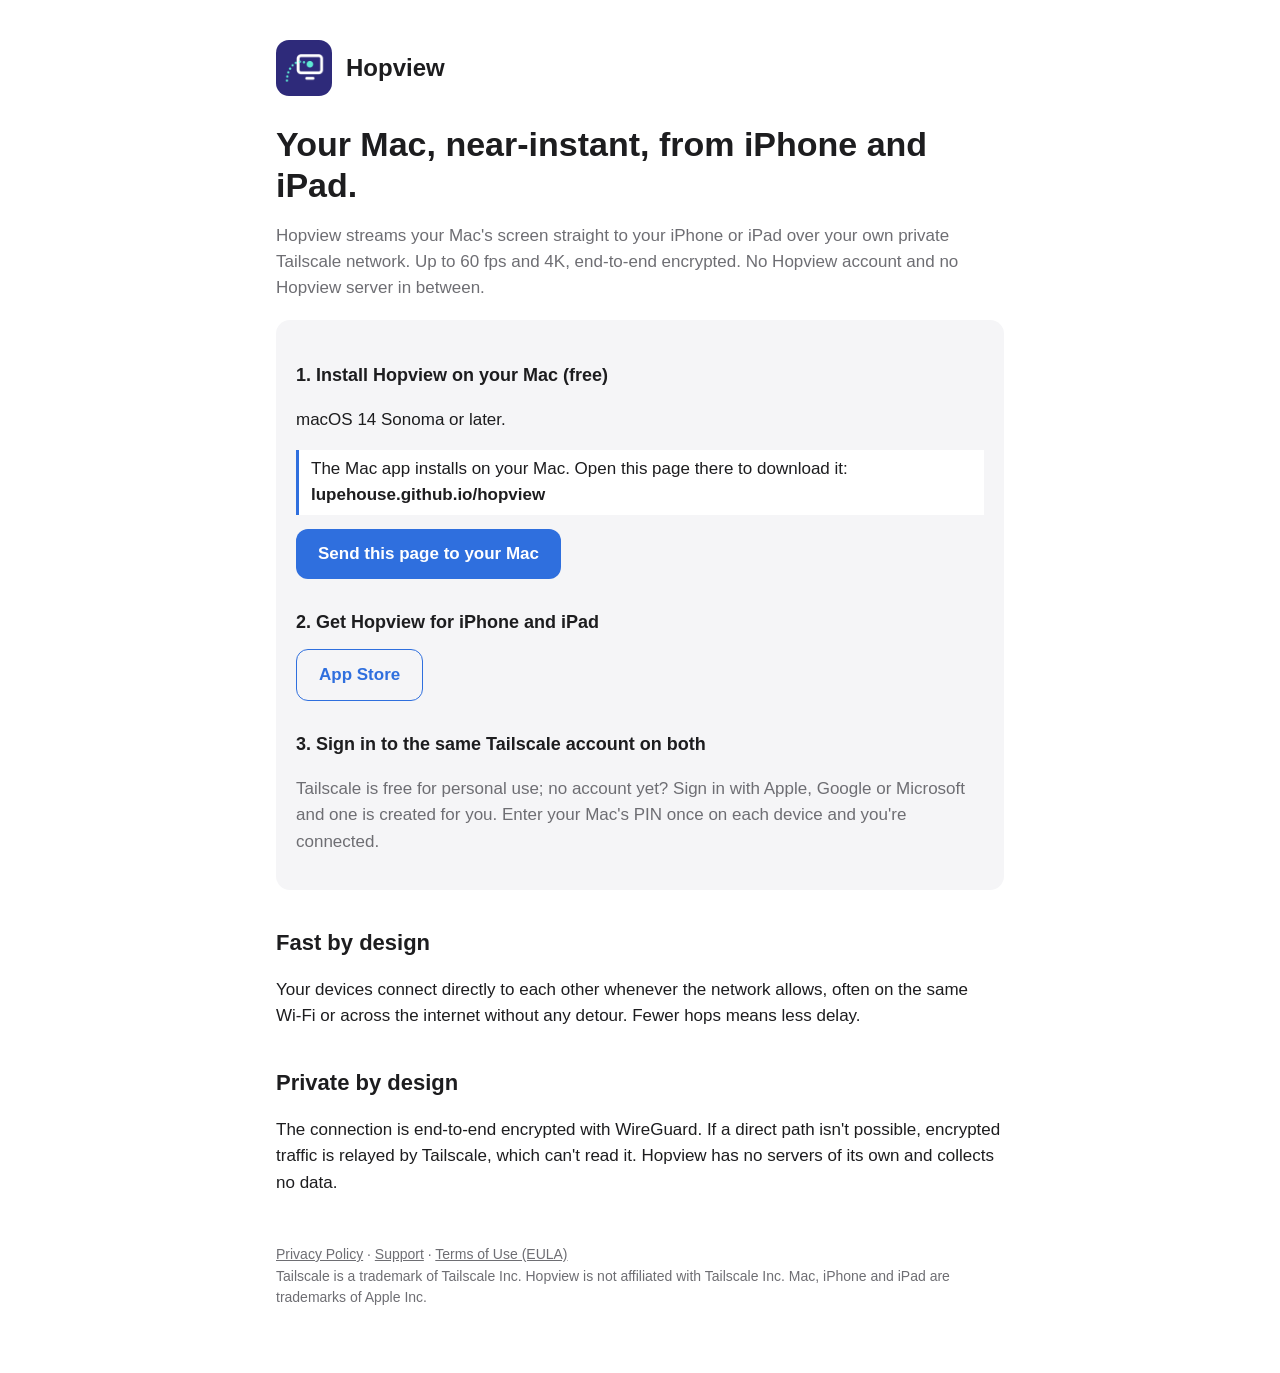
<file: index.html>
<!doctype html>
<html lang="en">
<head>
<meta charset="utf-8">
<meta name="viewport" content="width=device-width, initial-scale=1">
<title>Hopview</title>
<meta name="description" content="Near-instant remote control of your Mac from iPhone and iPad.">
<link rel="icon" href="icon.png">
<link rel="stylesheet" href="style.css">
</head>
<body>
<main>
  <header><img src="icon.png" alt=""><a href="./">Hopview</a></header>

  <h1>Your Mac, near-instant, from iPhone and iPad.</h1>
  <p class="muted">Hopview streams your Mac's screen straight to your iPhone or iPad over your own private Tailscale network. Up to 60 fps and 4K, end-to-end encrypted. No Hopview account and no Hopview server in between.</p>

  <div class="card">
    <h3>1. Install Hopview on your Mac (free)</h3>
    <p>macOS 14 Sonoma or later.</p>
    <div id="onMac">
      <a class="btn" href="https://github.com/lupehouse/hopview/releases/latest/download/Hopview-mac.zip">Download for Mac</a>
      <p class="muted">Open Hopview from your Downloads. It offers to move itself to Applications, then a setup window walks you through the rest: Tailscale sign-in, a PIN and two permissions.</p>
    </div>
    <div id="notMac" hidden>
      <p class="note">The Mac app installs on your Mac. Open this page there to download it: <b>lupehouse.github.io/hopview</b></p>
      <button class="btn" id="share" type="button" hidden>Send this page to your Mac</button>
    </div>
    <h3>2. Get Hopview for iPhone and iPad</h3>
    <a class="btn secondary" href="https://apps.apple.com/app/id6835617303">App Store</a>
    <h3>3. Sign in to the same Tailscale account on both</h3>
    <p class="muted">Tailscale is free for personal use; no account yet? Sign in with Apple, Google or Microsoft and one is created for you. Enter your Mac's PIN once on each device and you're connected.</p>
  </div>

  <h2>Fast by design</h2>
  <p>Your devices connect directly to each other whenever the network allows, often on the same Wi‑Fi or across the internet without any detour. Fewer hops means less delay.</p>

  <h2>Private by design</h2>
  <p>The connection is end-to-end encrypted with WireGuard. If a direct path isn't possible, encrypted traffic is relayed by Tailscale, which can't read it. Hopview has no servers of its own and collects no data.</p>

  <footer>
    <a href="privacy.html">Privacy Policy</a> · <a href="support.html">Support</a> · <a href="https://www.apple.com/legal/internet-services/itunes/dev/stdeula/">Terms of Use (EULA)</a>
    <br>Tailscale is a trademark of Tailscale Inc. Hopview is not affiliated with Tailscale Inc. Mac, iPhone and iPad are trademarks of Apple Inc.
  </footer>
</main>
<script>
// Mac dışındaki cihazda indirme düğmesi yerine "Mac'te aç" notu; iPhone'da paylaşım menüsü (AirDrop ile Mac'e).
(() => {
  const ua = navigator.userAgent;
  const iPad = /Macintosh/.test(ua) && navigator.maxTouchPoints > 1;
  if (/Macintosh/.test(ua) && !iPad) return;
  document.getElementById('onMac').hidden = true;
  document.getElementById('notMac').hidden = false;
  if (navigator.share) {
    const b = document.getElementById('share');
    b.hidden = false;
    b.onclick = () => navigator.share({ title: 'Hopview for Mac', url: 'https://lupehouse.github.io/hopview/' }).catch(() => {});
  }
})();
</script>
</body>
</html>
</file>
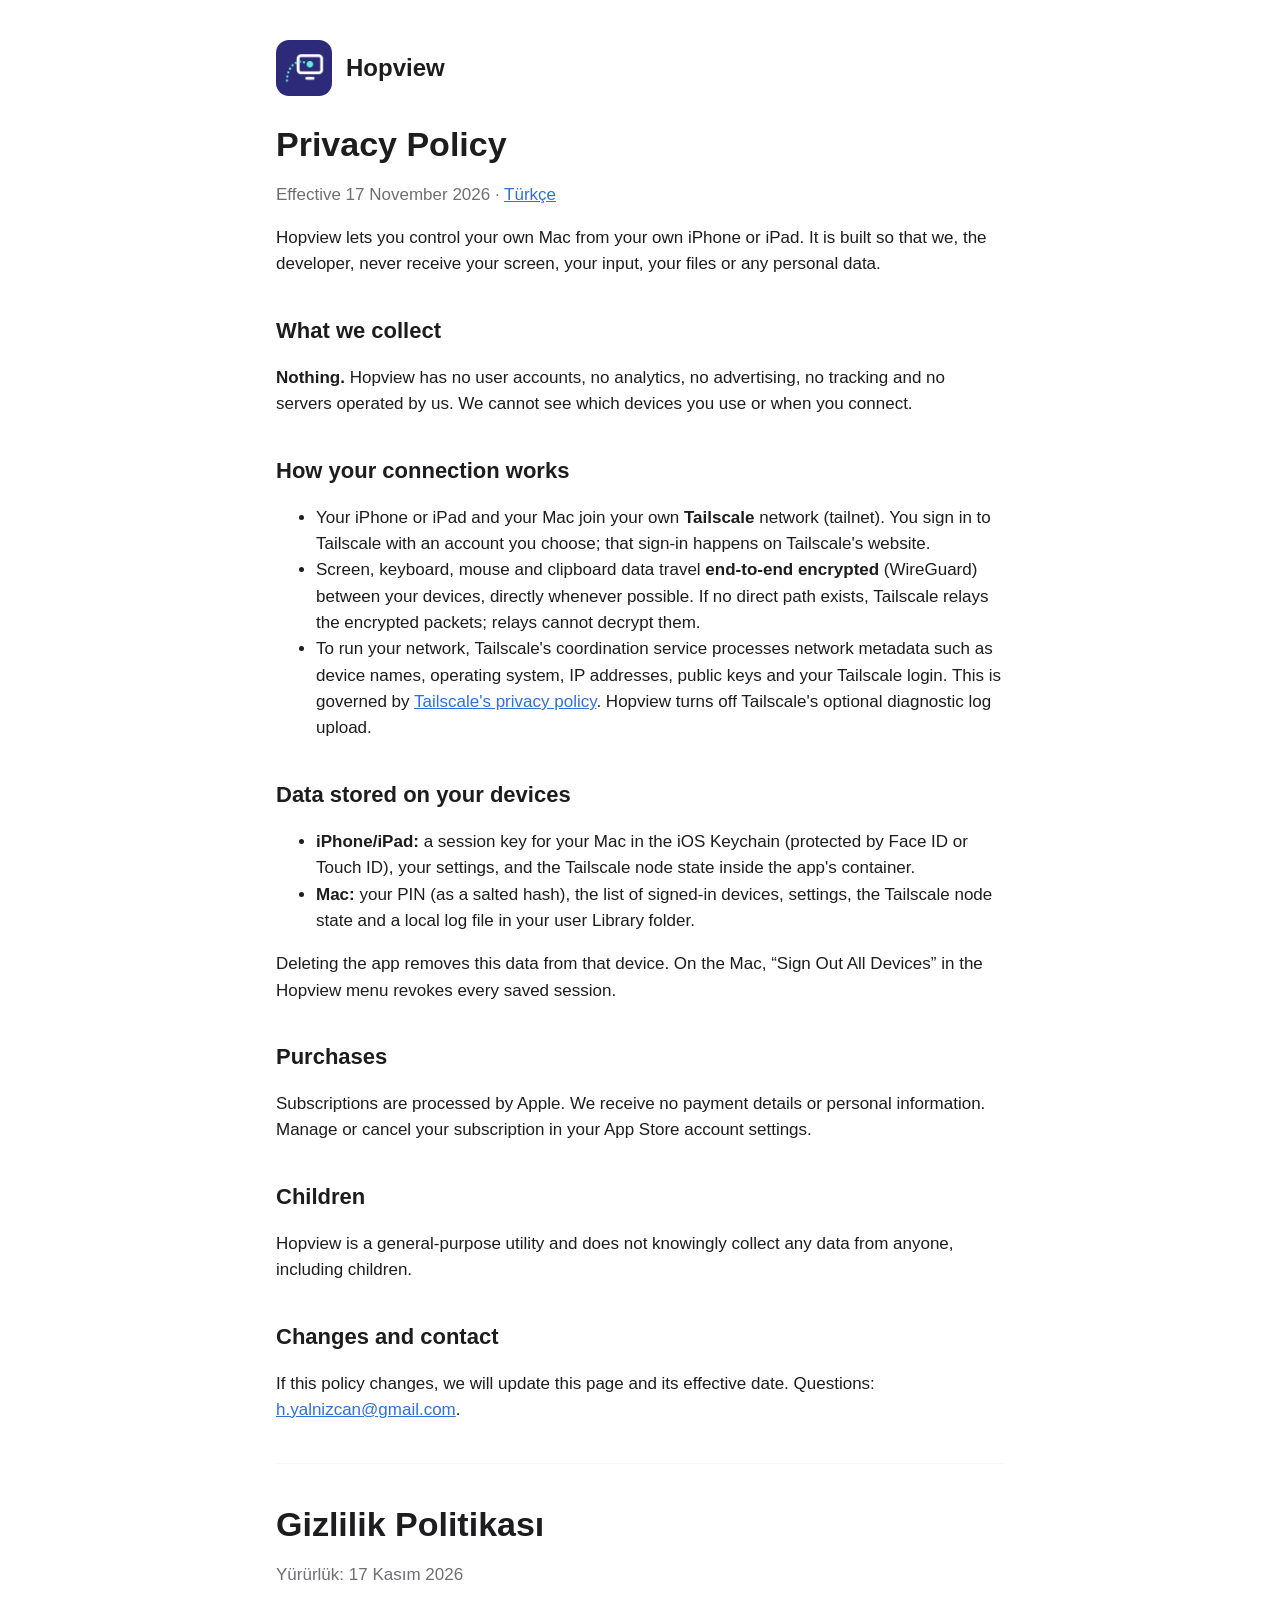
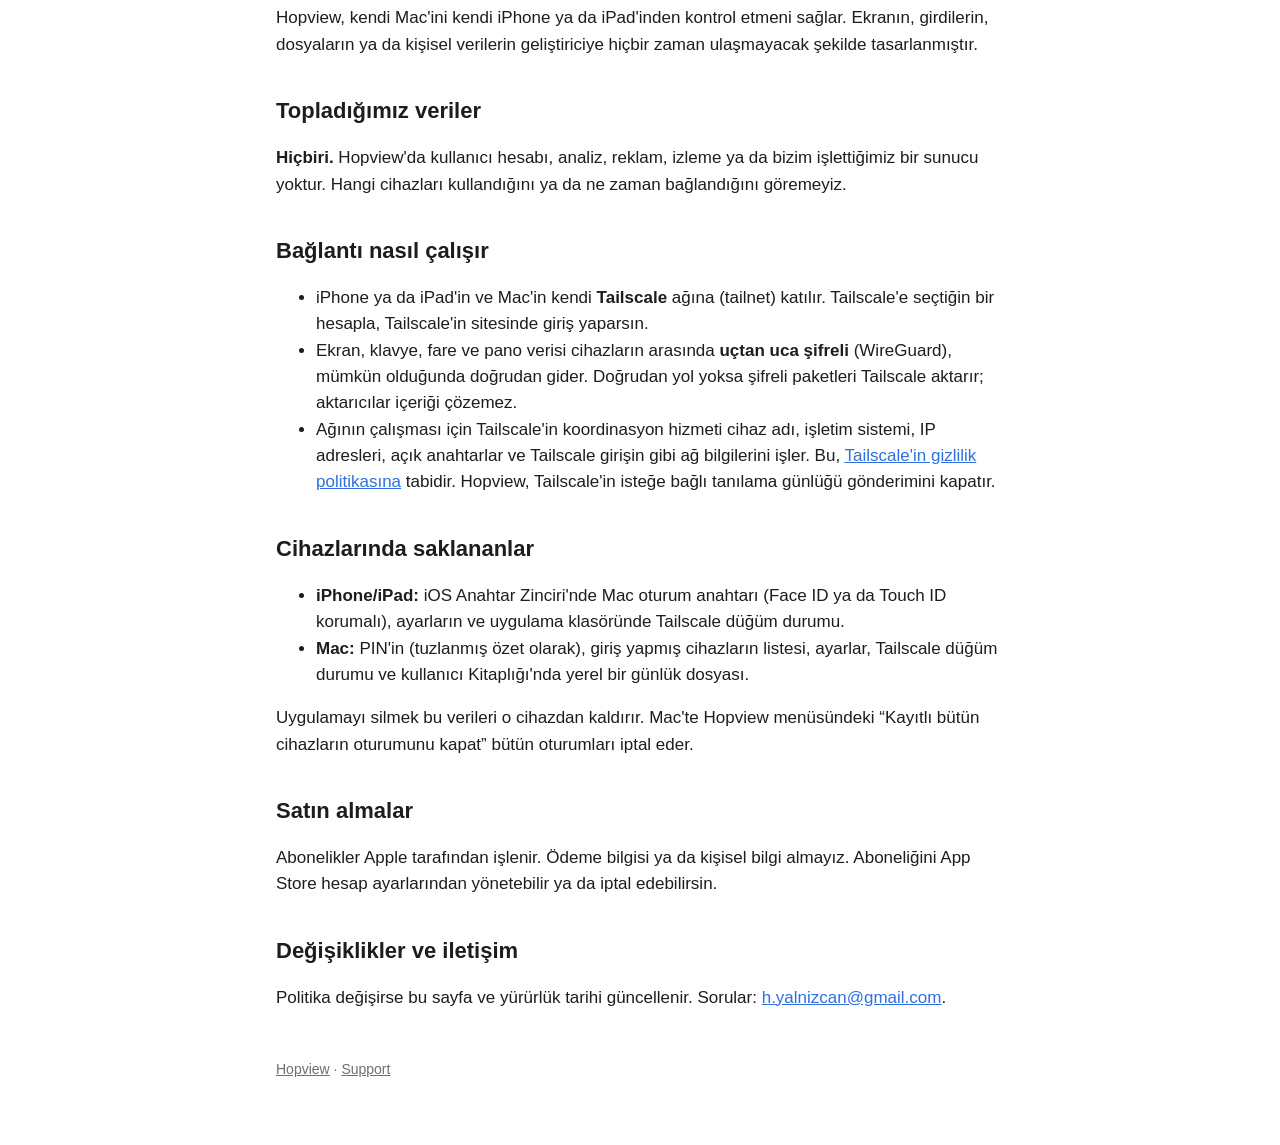
<file: privacy.html>
<!doctype html>
<html lang="en">
<head>
<meta charset="utf-8">
<meta name="viewport" content="width=device-width, initial-scale=1">
<title>Hopview Privacy Policy</title>
<link rel="icon" href="icon.png">
<link rel="stylesheet" href="style.css">
</head>
<body>
<main>
  <header><img src="icon.png" alt=""><a href="./">Hopview</a></header>
  <h1>Privacy Policy</h1>
  <p class="muted">Effective 17 November 2026 · <a href="#tr">Türkçe</a></p>

  <p>Hopview lets you control your own Mac from your own iPhone or iPad. It is built so that we, the developer, never receive your screen, your input, your files or any personal data.</p>

  <h2>What we collect</h2>
  <p><strong>Nothing.</strong> Hopview has no user accounts, no analytics, no advertising, no tracking and no servers operated by us. We cannot see which devices you use or when you connect.</p>

  <h2>How your connection works</h2>
  <ul>
    <li>Your iPhone or iPad and your Mac join your own <strong>Tailscale</strong> network (tailnet). You sign in to Tailscale with an account you choose; that sign-in happens on Tailscale's website.</li>
    <li>Screen, keyboard, mouse and clipboard data travel <strong>end-to-end encrypted</strong> (WireGuard) between your devices, directly whenever possible. If no direct path exists, Tailscale relays the encrypted packets; relays cannot decrypt them.</li>
    <li>To run your network, Tailscale's coordination service processes network metadata such as device names, operating system, IP addresses, public keys and your Tailscale login. This is governed by <a href="https://tailscale.com/privacy-policy">Tailscale's privacy policy</a>. Hopview turns off Tailscale's optional diagnostic log upload.</li>
  </ul>

  <h2>Data stored on your devices</h2>
  <ul>
    <li><strong>iPhone/iPad:</strong> a session key for your Mac in the iOS Keychain (protected by Face ID or Touch ID), your settings, and the Tailscale node state inside the app's container.</li>
    <li><strong>Mac:</strong> your PIN (as a salted hash), the list of signed-in devices, settings, the Tailscale node state and a local log file in your user Library folder.</li>
  </ul>
  <p>Deleting the app removes this data from that device. On the Mac, “Sign Out All Devices” in the Hopview menu revokes every saved session.</p>

  <h2>Purchases</h2>
  <p>Subscriptions are processed by Apple. We receive no payment details or personal information. Manage or cancel your subscription in your App Store account settings.</p>

  <h2>Children</h2>
  <p>Hopview is a general-purpose utility and does not knowingly collect any data from anyone, including children.</p>

  <h2>Changes and contact</h2>
  <p>If this policy changes, we will update this page and its effective date. Questions: <a href="mailto:h.yalnizcan@gmail.com">h.yalnizcan@gmail.com</a>.</p>

  <hr>
  <h1 id="tr">Gizlilik Politikası</h1>
  <p class="muted">Yürürlük: 17 Kasım 2026</p>
  <p>Hopview, kendi Mac'ini kendi iPhone ya da iPad'inden kontrol etmeni sağlar. Ekranın, girdilerin, dosyaların ya da kişisel verilerin geliştiriciye hiçbir zaman ulaşmayacak şekilde tasarlanmıştır.</p>
  <h2>Topladığımız veriler</h2>
  <p><strong>Hiçbiri.</strong> Hopview'da kullanıcı hesabı, analiz, reklam, izleme ya da bizim işlettiğimiz bir sunucu yoktur. Hangi cihazları kullandığını ya da ne zaman bağlandığını göremeyiz.</p>
  <h2>Bağlantı nasıl çalışır</h2>
  <ul>
    <li>iPhone ya da iPad'in ve Mac'in kendi <strong>Tailscale</strong> ağına (tailnet) katılır. Tailscale'e seçtiğin bir hesapla, Tailscale'in sitesinde giriş yaparsın.</li>
    <li>Ekran, klavye, fare ve pano verisi cihazların arasında <strong>uçtan uca şifreli</strong> (WireGuard), mümkün olduğunda doğrudan gider. Doğrudan yol yoksa şifreli paketleri Tailscale aktarır; aktarıcılar içeriği çözemez.</li>
    <li>Ağının çalışması için Tailscale'in koordinasyon hizmeti cihaz adı, işletim sistemi, IP adresleri, açık anahtarlar ve Tailscale girişin gibi ağ bilgilerini işler. Bu, <a href="https://tailscale.com/privacy-policy">Tailscale'in gizlilik politikasına</a> tabidir. Hopview, Tailscale'in isteğe bağlı tanılama günlüğü gönderimini kapatır.</li>
  </ul>
  <h2>Cihazlarında saklananlar</h2>
  <ul>
    <li><strong>iPhone/iPad:</strong> iOS Anahtar Zinciri'nde Mac oturum anahtarı (Face ID ya da Touch ID korumalı), ayarların ve uygulama klasöründe Tailscale düğüm durumu.</li>
    <li><strong>Mac:</strong> PIN'in (tuzlanmış özet olarak), giriş yapmış cihazların listesi, ayarlar, Tailscale düğüm durumu ve kullanıcı Kitaplığı'nda yerel bir günlük dosyası.</li>
  </ul>
  <p>Uygulamayı silmek bu verileri o cihazdan kaldırır. Mac'te Hopview menüsündeki “Kayıtlı bütün cihazların oturumunu kapat” bütün oturumları iptal eder.</p>
  <h2>Satın almalar</h2>
  <p>Abonelikler Apple tarafından işlenir. Ödeme bilgisi ya da kişisel bilgi almayız. Aboneliğini App Store hesap ayarlarından yönetebilir ya da iptal edebilirsin.</p>
  <h2>Değişiklikler ve iletişim</h2>
  <p>Politika değişirse bu sayfa ve yürürlük tarihi güncellenir. Sorular: <a href="mailto:h.yalnizcan@gmail.com">h.yalnizcan@gmail.com</a>.</p>

  <footer><a href="./">Hopview</a> · <a href="support.html">Support</a></footer>
</main>
</body>
</html>
</file>
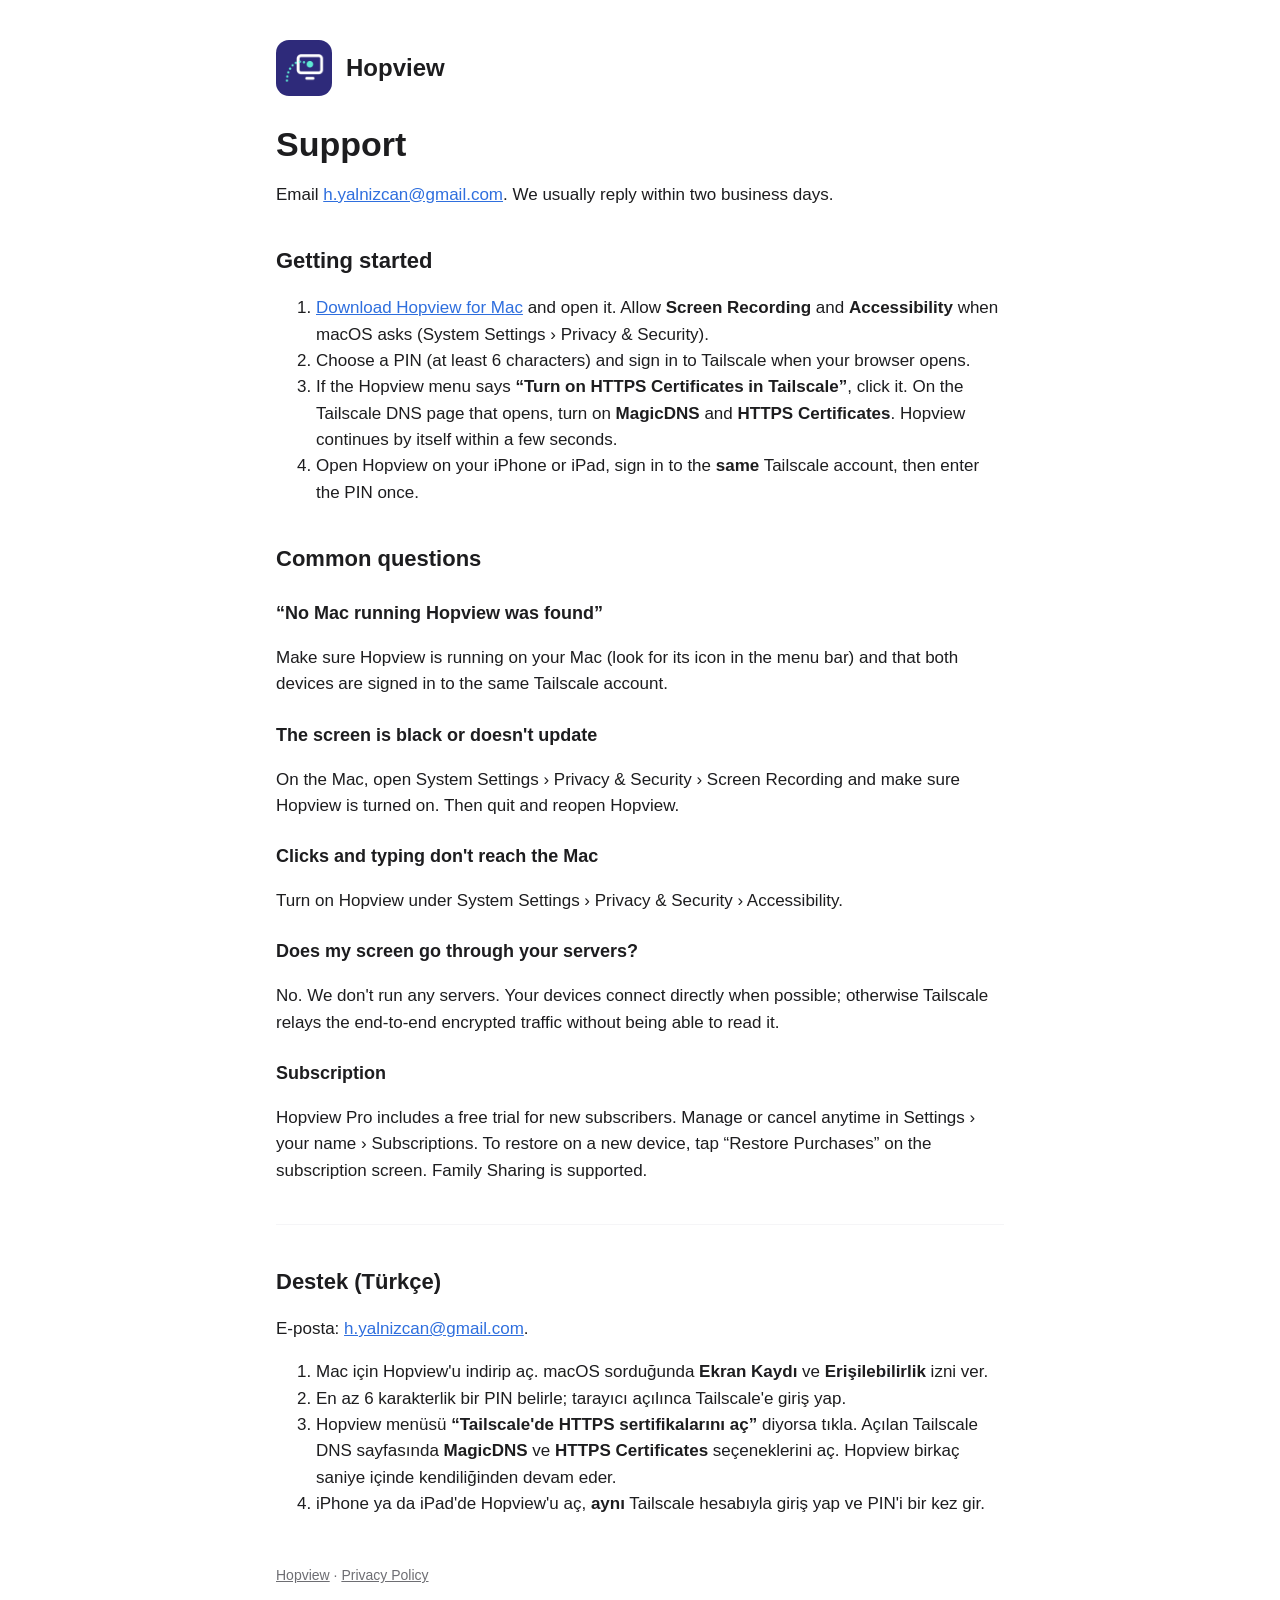
<file: support.html>
<!doctype html>
<html lang="en">
<head>
<meta charset="utf-8">
<meta name="viewport" content="width=device-width, initial-scale=1">
<title>Hopview Support</title>
<link rel="icon" href="icon.png">
<link rel="stylesheet" href="style.css">
</head>
<body>
<main>
  <header><img src="icon.png" alt=""><a href="./">Hopview</a></header>
  <h1>Support</h1>
  <p>Email <a href="mailto:h.yalnizcan@gmail.com">h.yalnizcan@gmail.com</a>. We usually reply within two business days.</p>

  <h2>Getting started</h2>
  <ol>
    <li><a href="./">Download Hopview for Mac</a> and open it. Allow <strong>Screen Recording</strong> and <strong>Accessibility</strong> when macOS asks (System Settings › Privacy &amp; Security).</li>
    <li>Choose a PIN (at least 6 characters) and sign in to Tailscale when your browser opens.</li>
    <li>If the Hopview menu says <strong>“Turn on HTTPS Certificates in Tailscale”</strong>, click it. On the Tailscale DNS page that opens, turn on <strong>MagicDNS</strong> and <strong>HTTPS Certificates</strong>. Hopview continues by itself within a few seconds.</li>
    <li>Open Hopview on your iPhone or iPad, sign in to the <strong>same</strong> Tailscale account, then enter the PIN once.</li>
  </ol>

  <h2>Common questions</h2>
  <h3>“No Mac running Hopview was found”</h3>
  <p>Make sure Hopview is running on your Mac (look for its icon in the menu bar) and that both devices are signed in to the same Tailscale account.</p>
  <h3>The screen is black or doesn't update</h3>
  <p>On the Mac, open System Settings › Privacy &amp; Security › Screen Recording and make sure Hopview is turned on. Then quit and reopen Hopview.</p>
  <h3>Clicks and typing don't reach the Mac</h3>
  <p>Turn on Hopview under System Settings › Privacy &amp; Security › Accessibility.</p>
  <h3>Does my screen go through your servers?</h3>
  <p>No. We don't run any servers. Your devices connect directly when possible; otherwise Tailscale relays the end-to-end encrypted traffic without being able to read it.</p>
  <h3>Subscription</h3>
  <p>Hopview Pro includes a free trial for new subscribers. Manage or cancel anytime in Settings › your name › Subscriptions. To restore on a new device, tap “Restore Purchases” on the subscription screen. Family Sharing is supported.</p>

  <hr>
  <h2>Destek (Türkçe)</h2>
  <p>E-posta: <a href="mailto:h.yalnizcan@gmail.com">h.yalnizcan@gmail.com</a>.</p>
  <ol>
    <li>Mac için Hopview'u indirip aç. macOS sorduğunda <strong>Ekran Kaydı</strong> ve <strong>Erişilebilirlik</strong> izni ver.</li>
    <li>En az 6 karakterlik bir PIN belirle; tarayıcı açılınca Tailscale'e giriş yap.</li>
    <li>Hopview menüsü <strong>“Tailscale'de HTTPS sertifikalarını aç”</strong> diyorsa tıkla. Açılan Tailscale DNS sayfasında <strong>MagicDNS</strong> ve <strong>HTTPS Certificates</strong> seçeneklerini aç. Hopview birkaç saniye içinde kendiliğinden devam eder.</li>
    <li>iPhone ya da iPad'de Hopview'u aç, <strong>aynı</strong> Tailscale hesabıyla giriş yap ve PIN'i bir kez gir.</li>
  </ol>

  <footer><a href="./">Hopview</a> · <a href="privacy.html">Privacy Policy</a></footer>
</main>
</body>
</html>
</file>
<file: style.css>
:root { --bg: #ffffff; --fg: #1d1d1f; --muted: #6e6e73; --accent: #2f6fde; --card: #f5f5f7; }
@media (prefers-color-scheme: dark) { :root { --bg: #0b0b0f; --fg: #f5f5f7; --muted: #a1a1a6; --accent: #5b9bff; --card: #1c1c22; } }
* { box-sizing: border-box; }
body { margin: 0; background: var(--bg); color: var(--fg); font: 17px/1.55 -apple-system, BlinkMacSystemFont, "Segoe UI", Roboto, sans-serif; }
main { max-width: 760px; margin: 0 auto; padding: 40px 16px 64px; }
header { display: flex; align-items: center; gap: 14px; margin-bottom: 28px; }
header img { width: 56px; height: 56px; border-radius: 13px; }
header a { color: inherit; text-decoration: none; font-weight: 700; font-size: 24px; }
h1 { font-size: 34px; line-height: 1.2; margin: 0 0 12px; }
h2 { font-size: 22px; margin: 36px 0 8px; }
h3 { font-size: 18px; margin: 24px 0 6px; }
p, li { color: var(--fg); }
.muted { color: var(--muted); }
a { color: var(--accent); }
.card { background: var(--card); border-radius: 14px; padding: 18px 20px; margin: 18px 0; }
.btn { display: inline-block; background: var(--accent); color: #fff; padding: 12px 22px; border-radius: 12px; text-decoration: none; font-weight: 600; margin: 6px 8px 6px 0; }
.btn.secondary { background: transparent; color: var(--accent); border: 1.5px solid var(--accent); }
footer { margin-top: 48px; font-size: 14px; color: var(--muted); }
footer a { color: var(--muted); }
hr { border: 0; border-top: 1px solid var(--card); margin: 40px 0; }

.note { background: var(--bg, transparent); border-left: 3px solid var(--accent); padding: 6px 12px; margin: 8px 0; }
button.btn { border: 0; font: inherit; font-weight: 600; cursor: pointer; }
</file>
